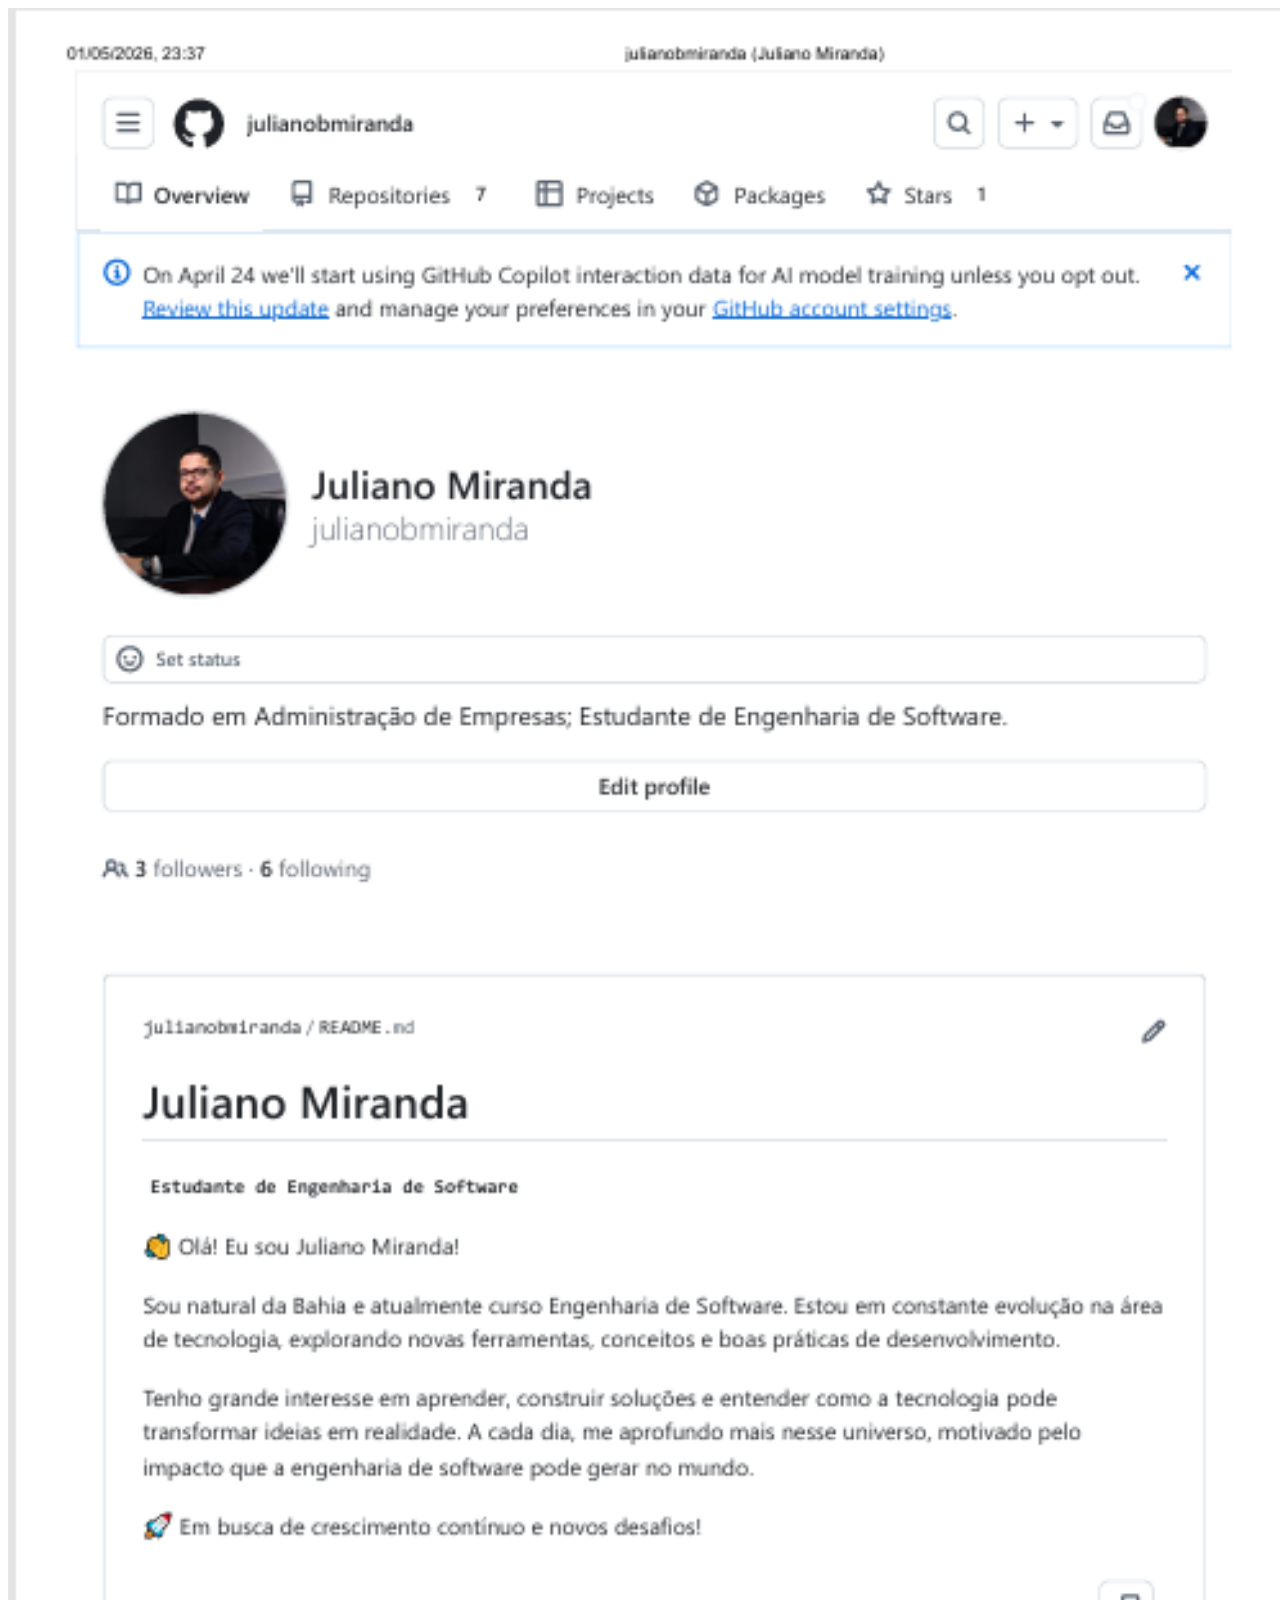
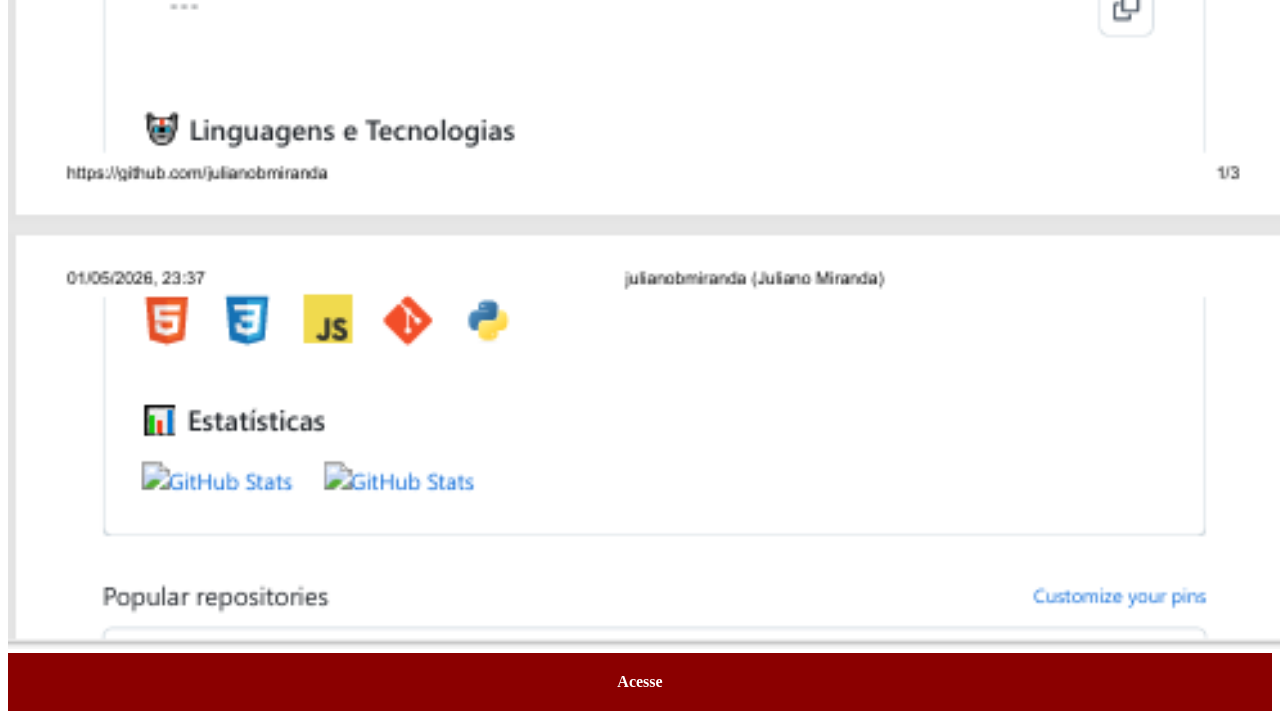
<file: github.html>
<!DOCTYPE html>
<html lang="pt-br">
<head>
    <meta charset="UTF-8">
    <meta name="viewport" content="width=device-width, initial-scale=1.0">
    <title>GitHub</title>
    <link rel="stylesheet" href="Estilos/social.css">
</head>
<body>
    <img src="Imagens-/tela-github-juliano-rev.png" alt="">
    <a href="https://github.com/julianobmiranda" target="_blank">Acesse</a>
    
</body>
</html>
</file>
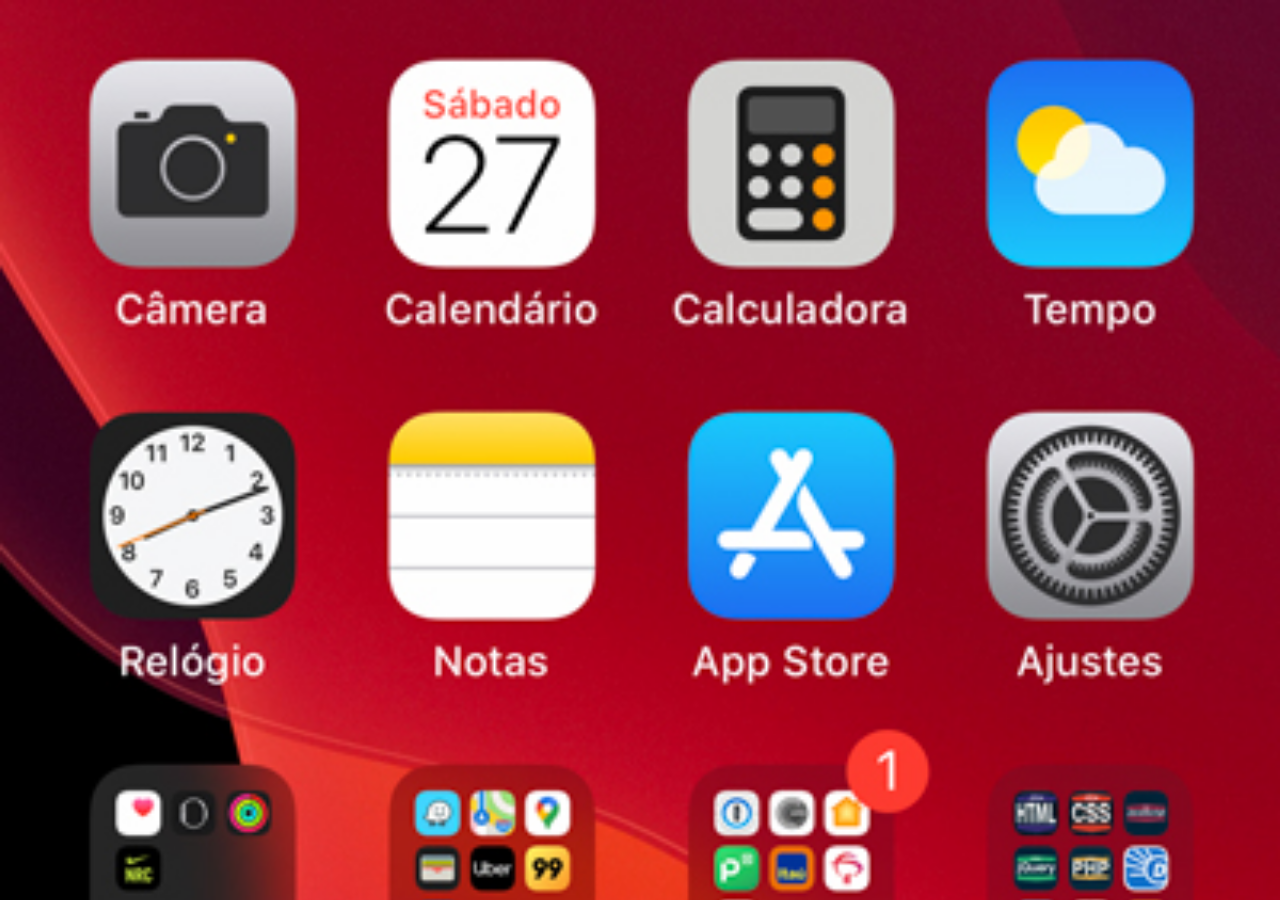
<file: home.html>
<!DOCTYPE html>
<html lang="pt-br">
<head>
    <meta charset="UTF-8">
    <meta name="viewport" content="width=device-width, initial-scale=1.0">
    <title>Home</title>
</head>
<style>
    *{
        margin: 0px;
        padding: 0px;

    }
    body{
        width: 100vw;
        height: 100vh;
        background: black url('Imagens-/tela-home.jpg');
        background-size: cover;
    }
</style>
<body>
    
</body>
</html>
</file>
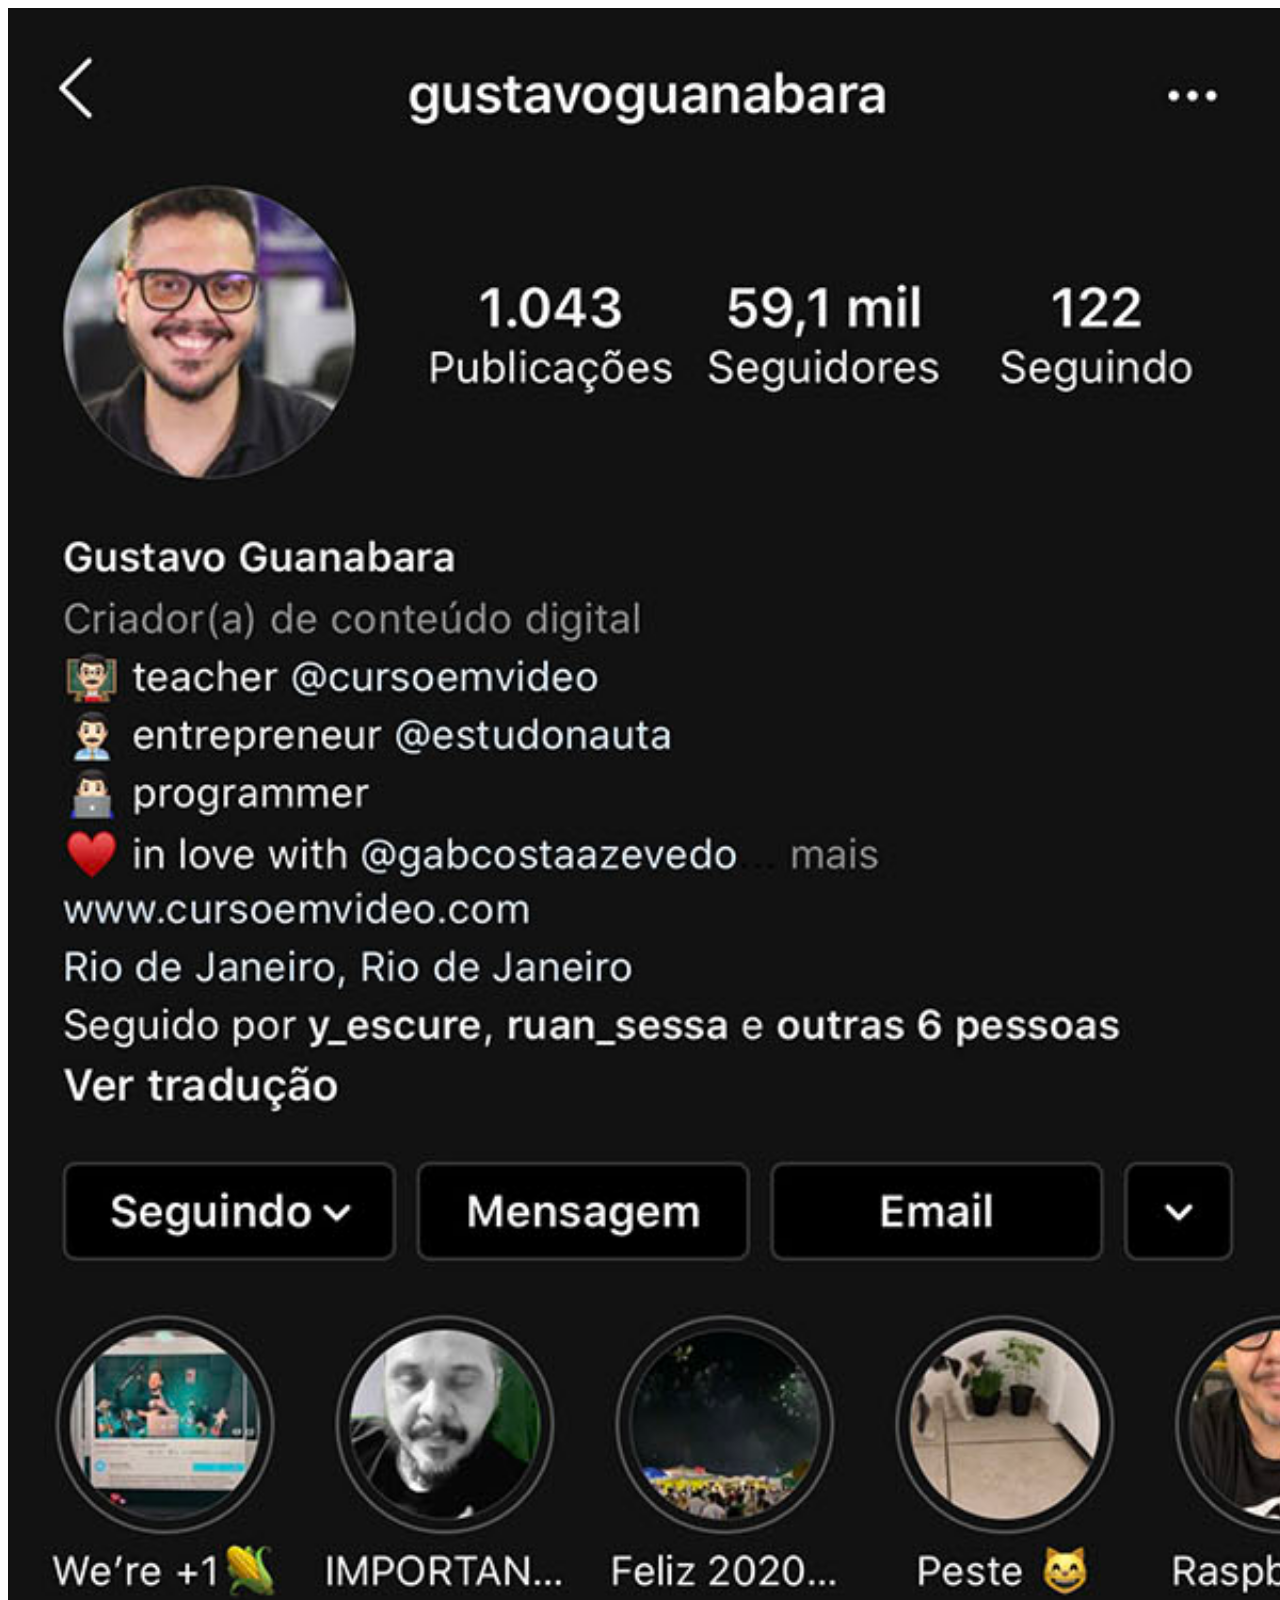
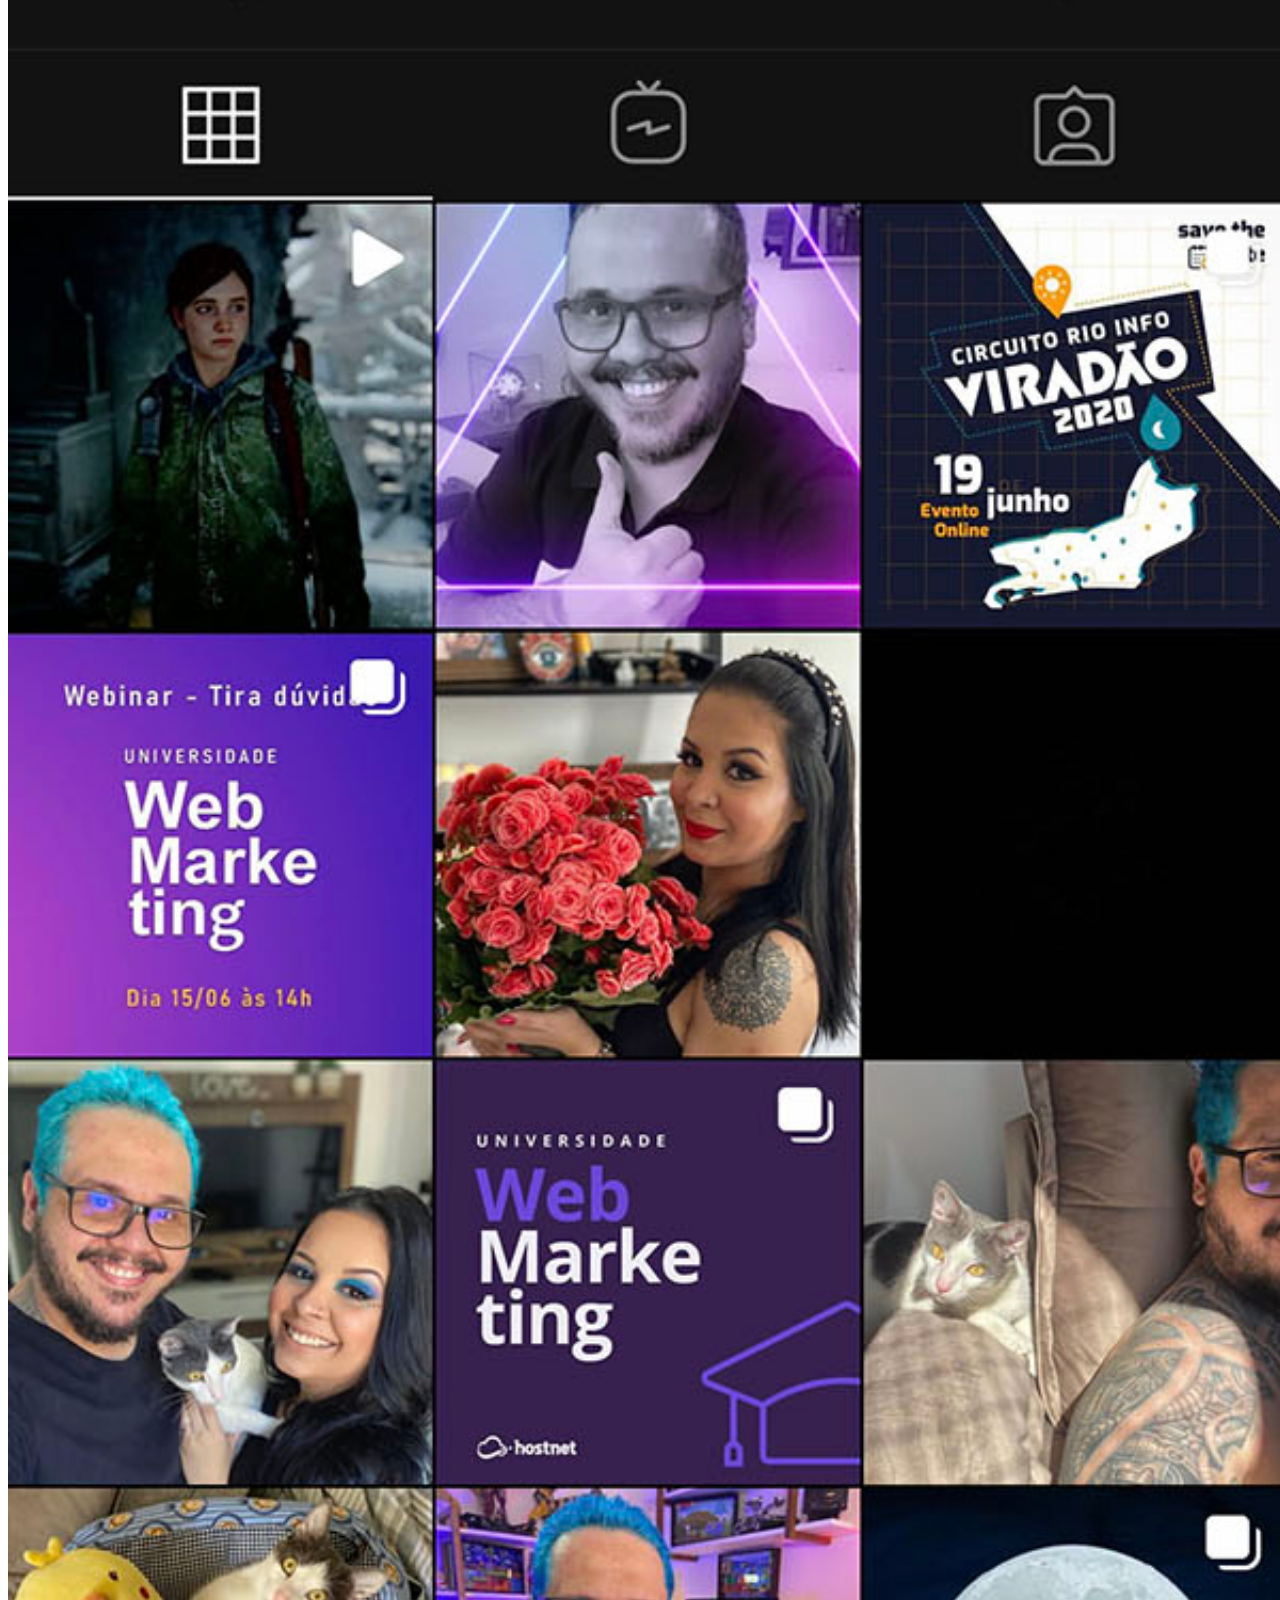
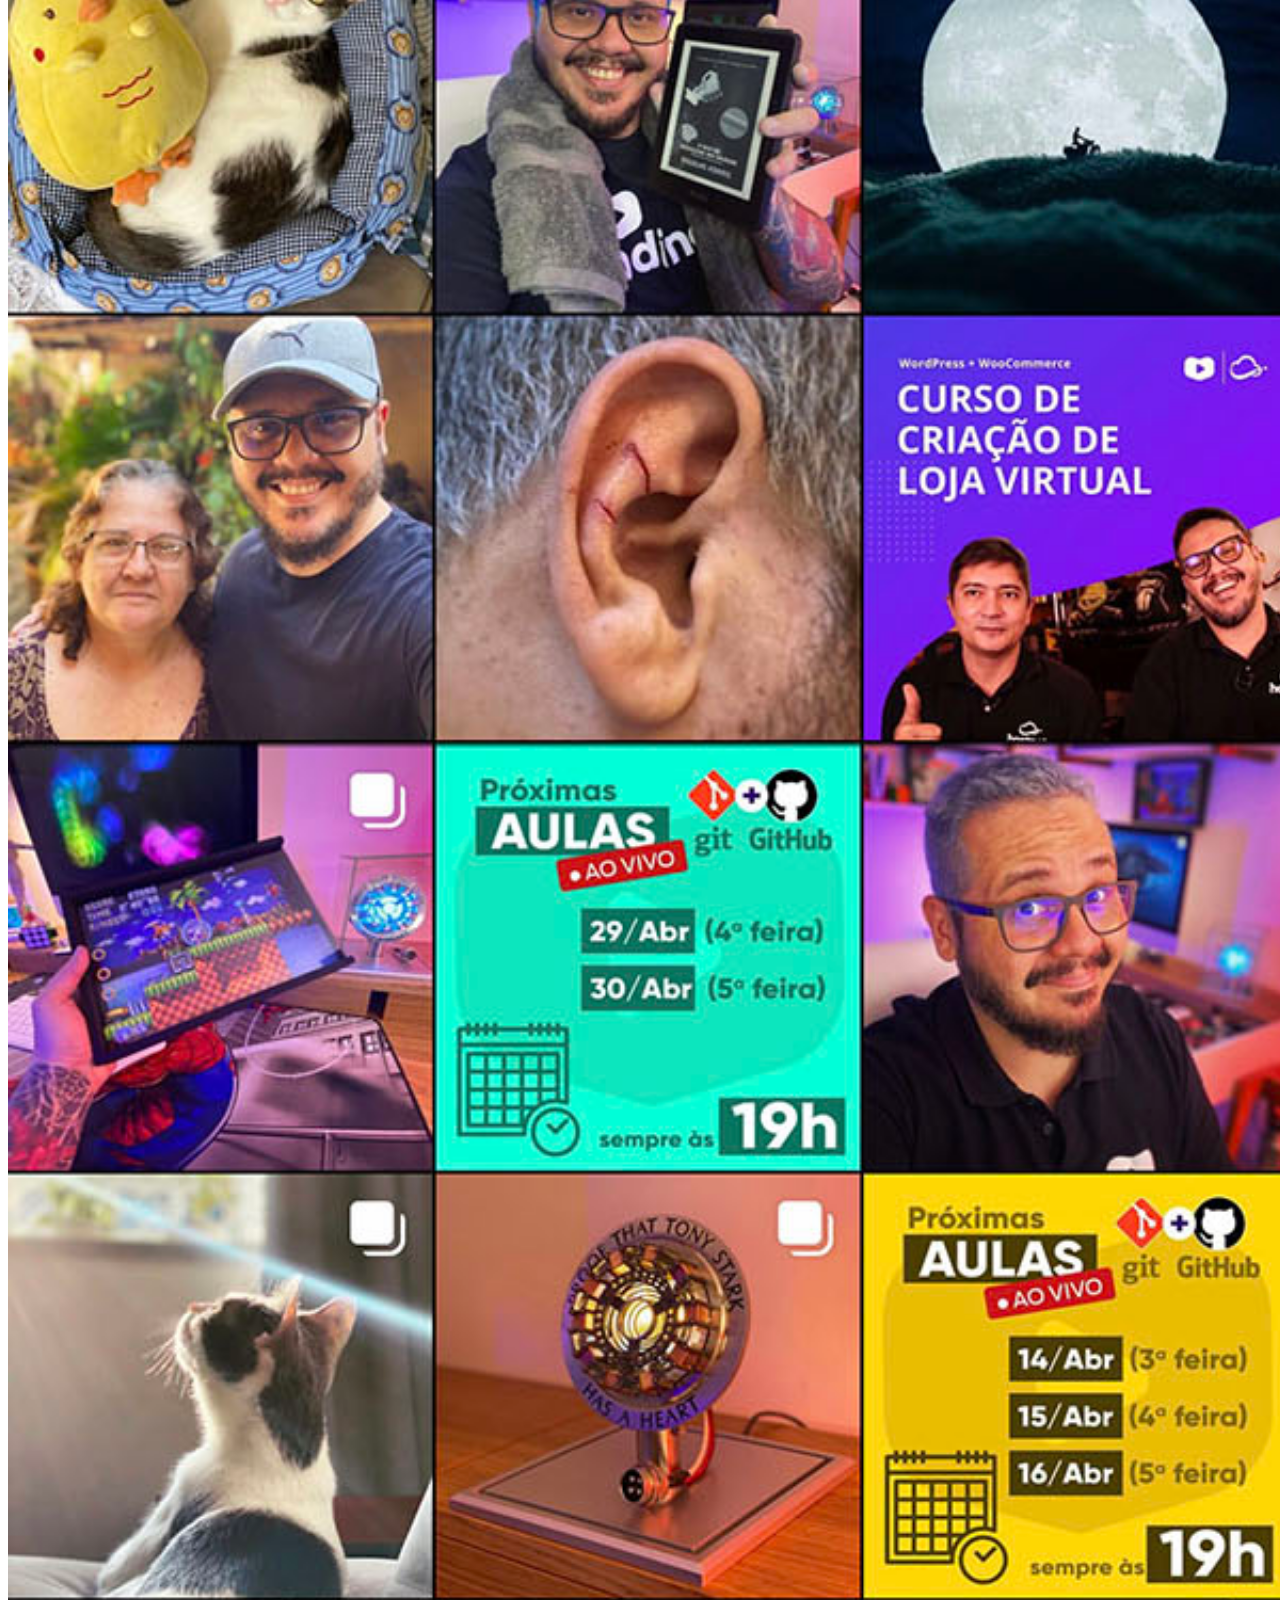
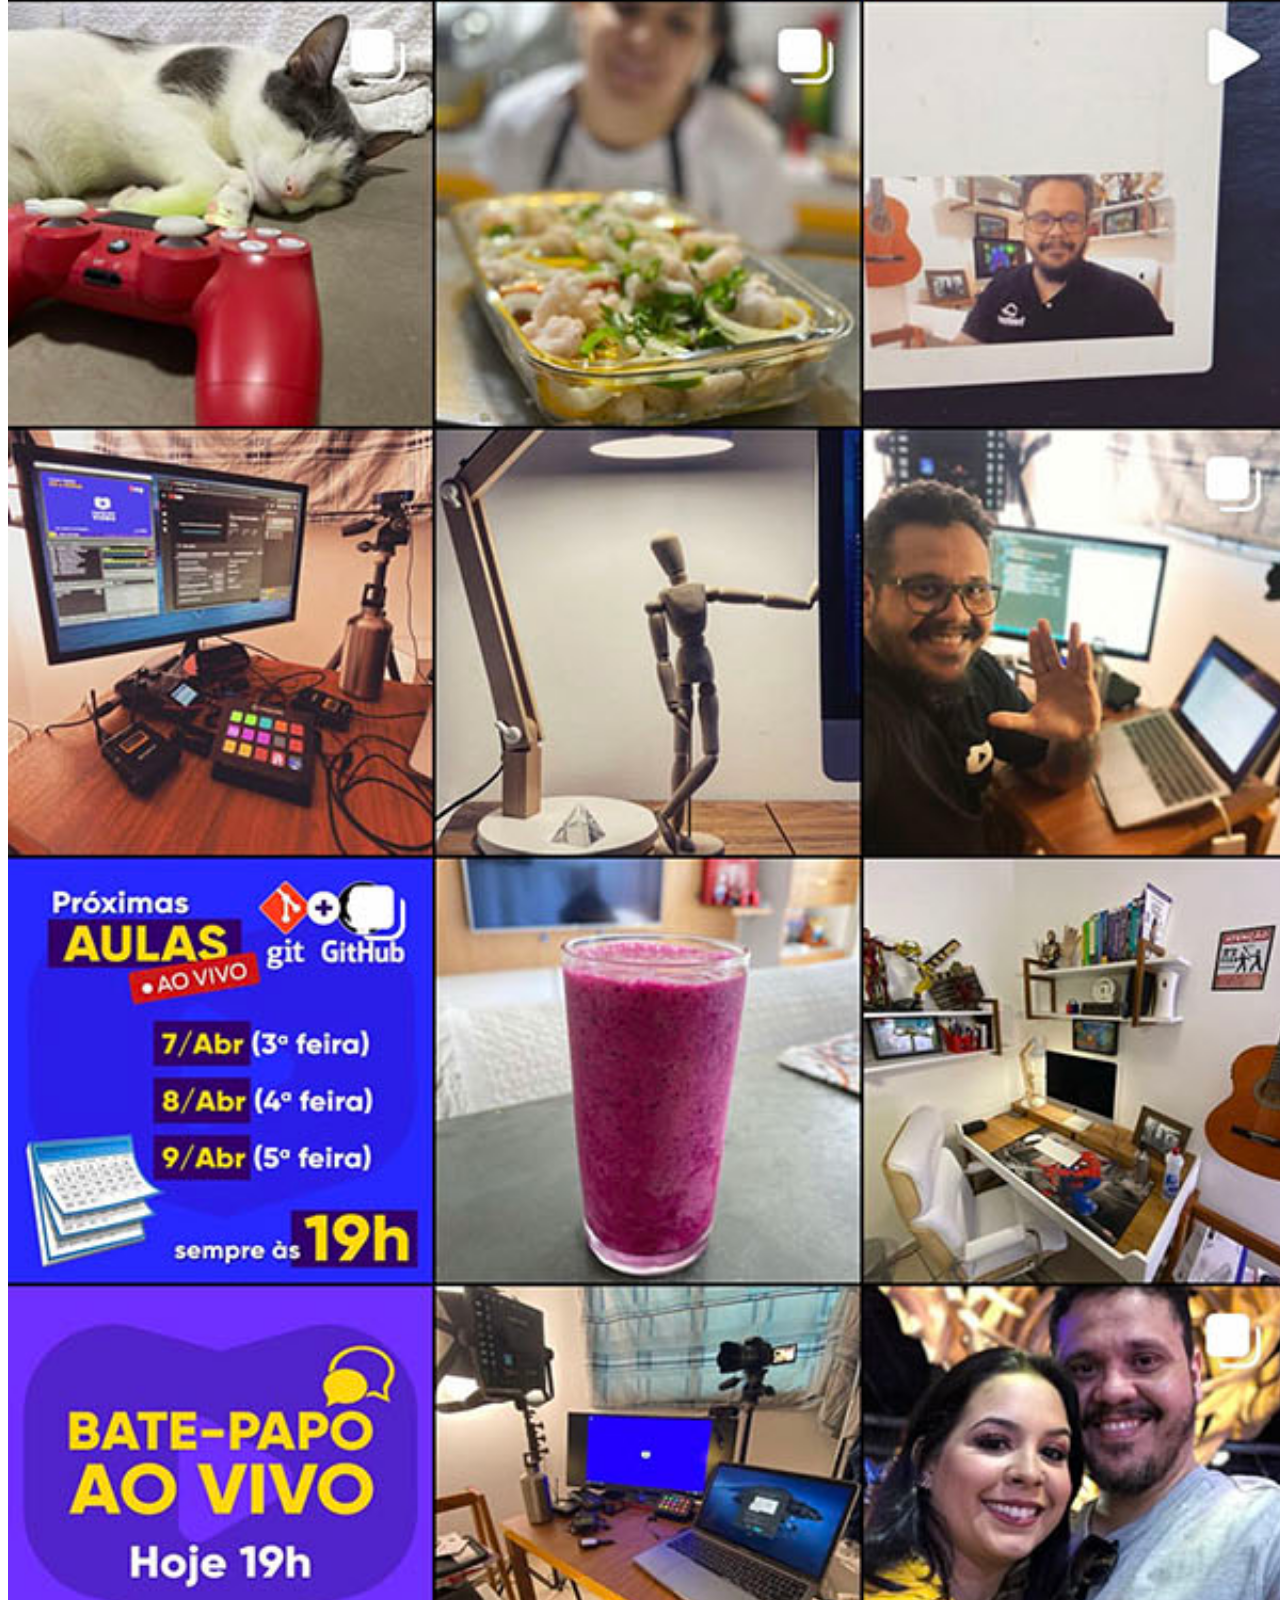
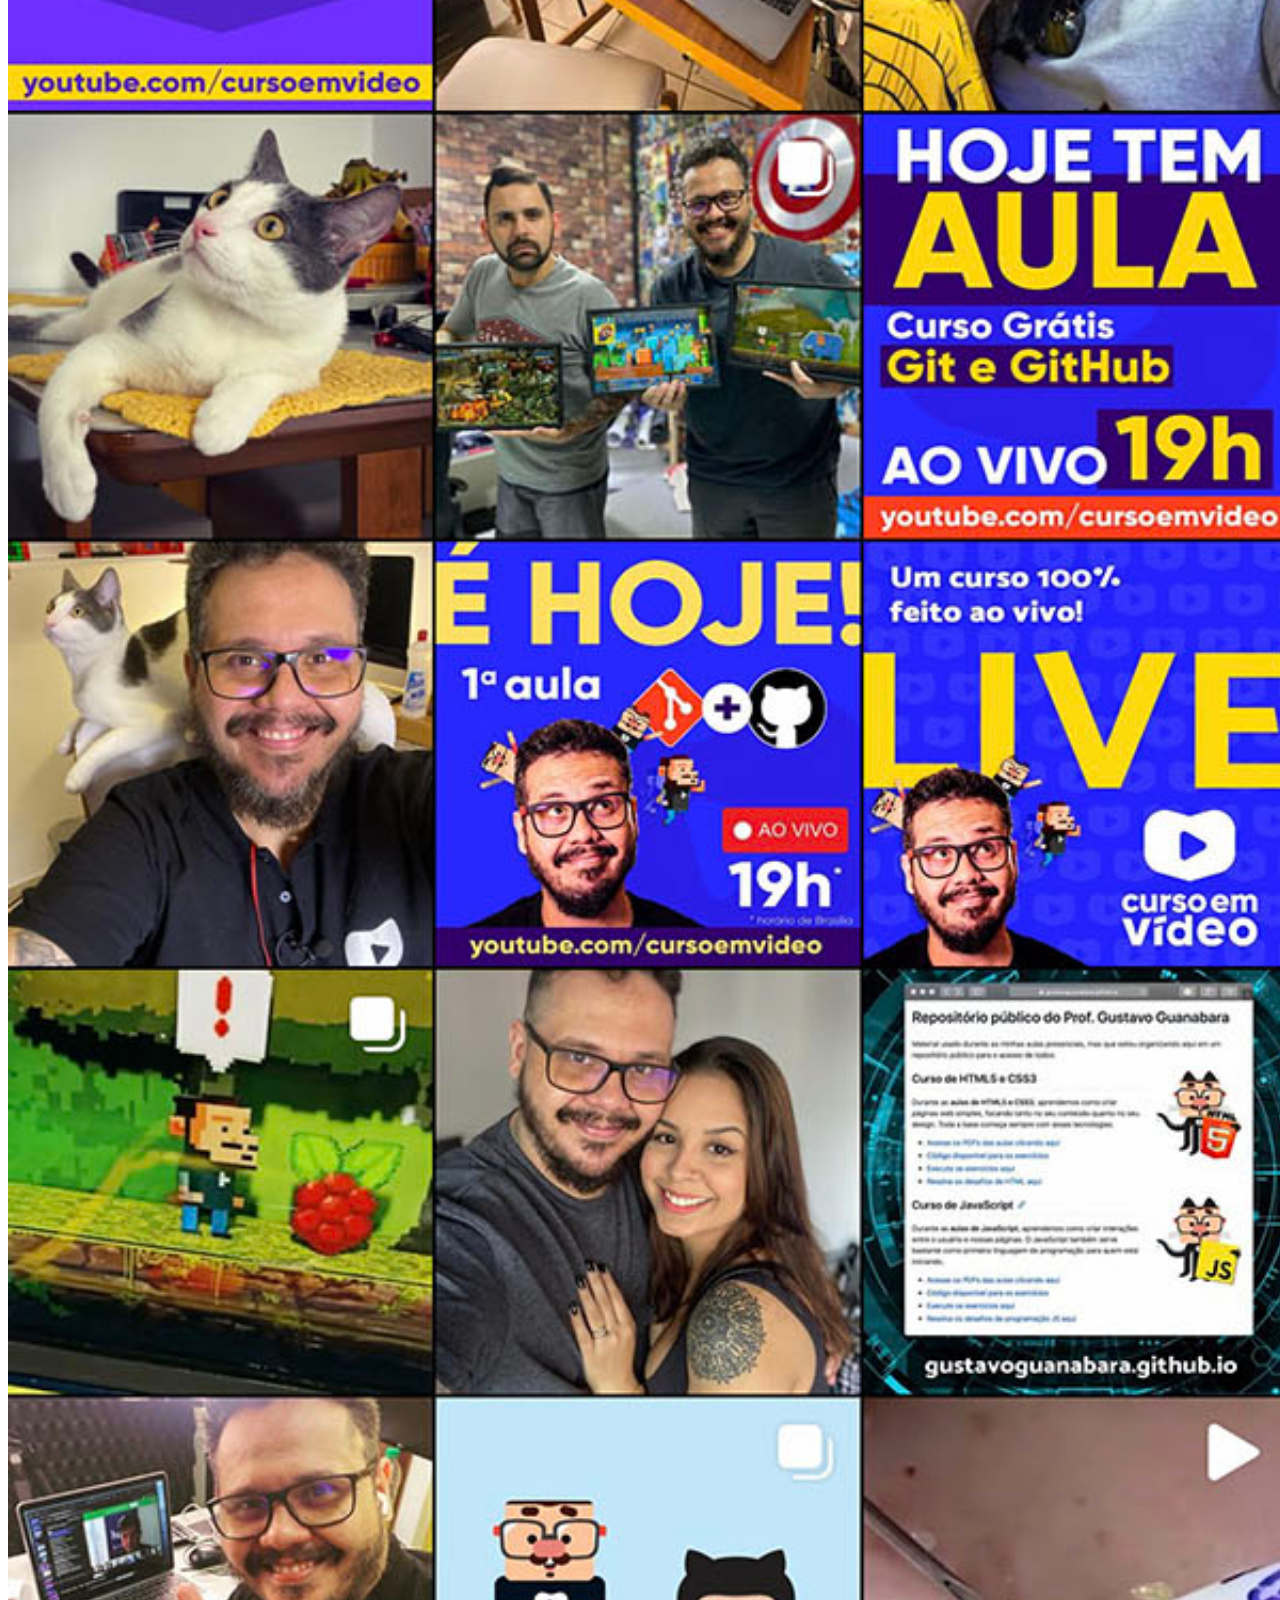
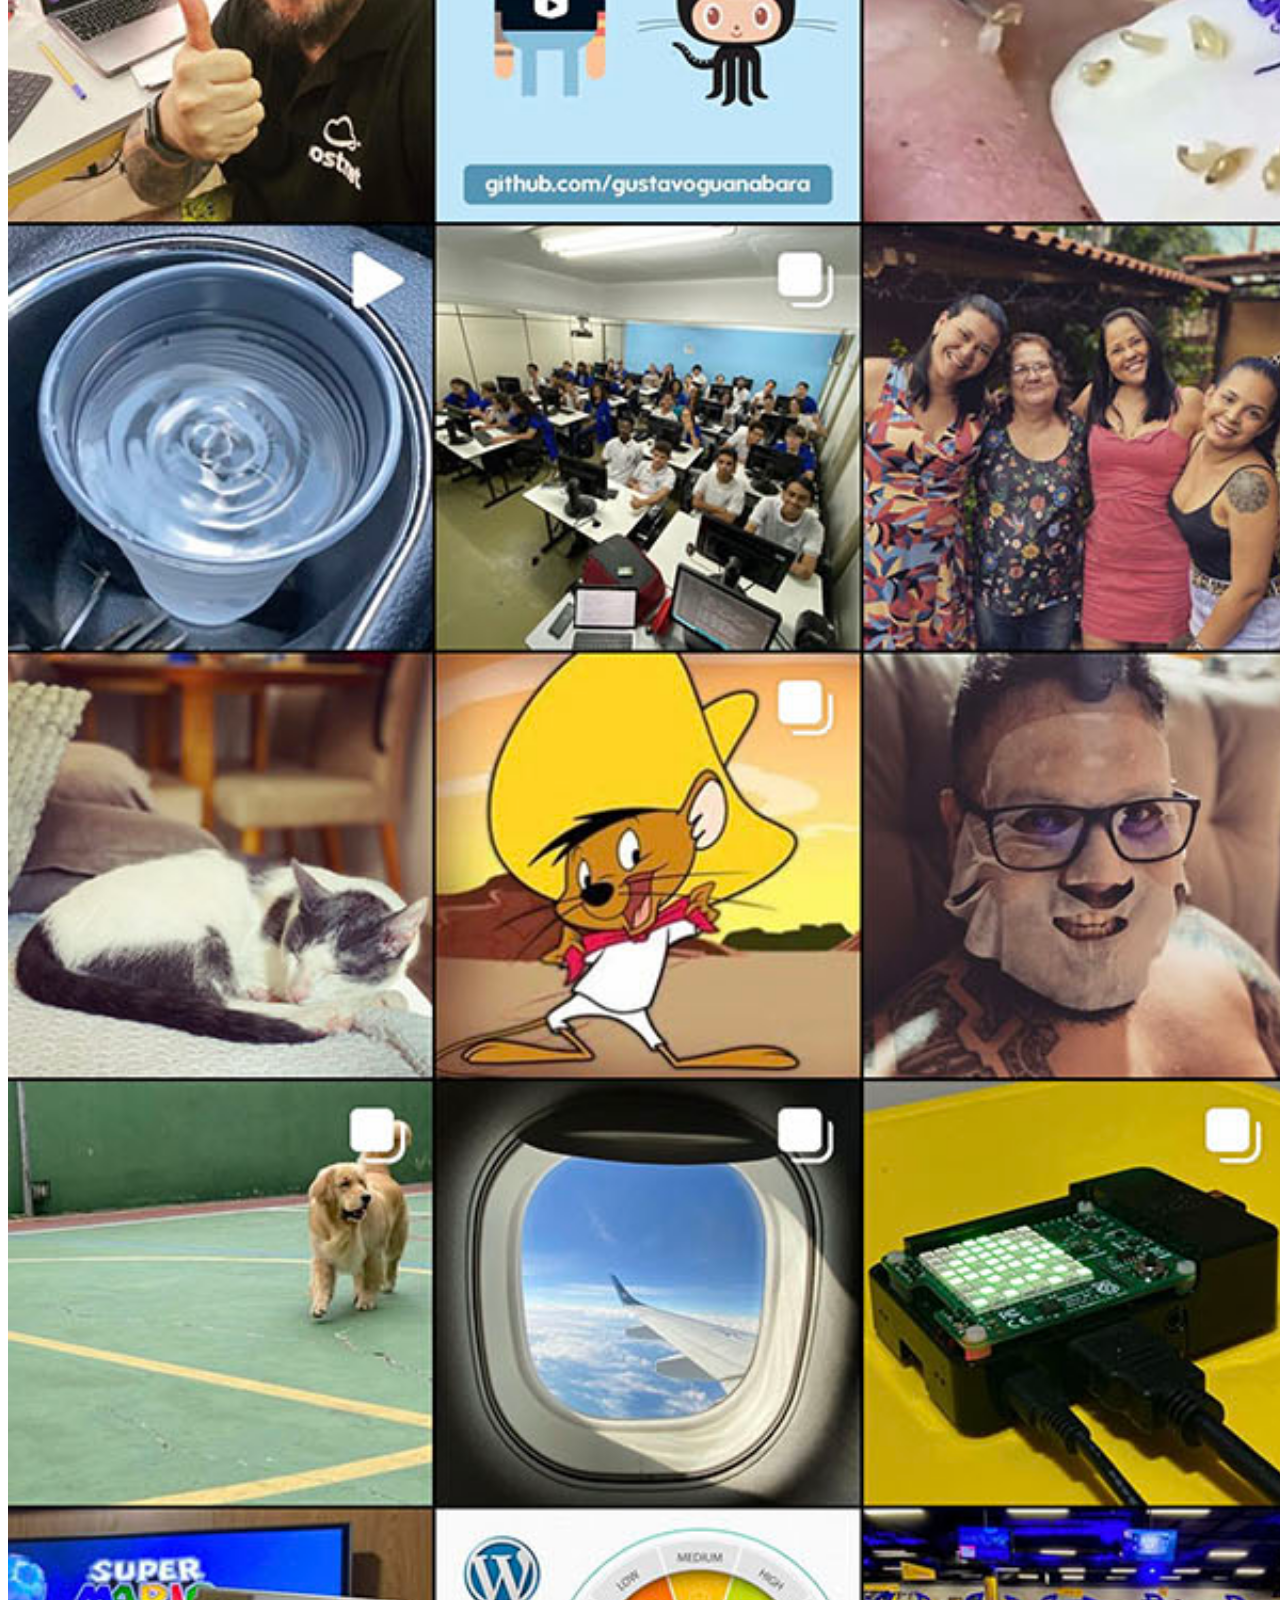
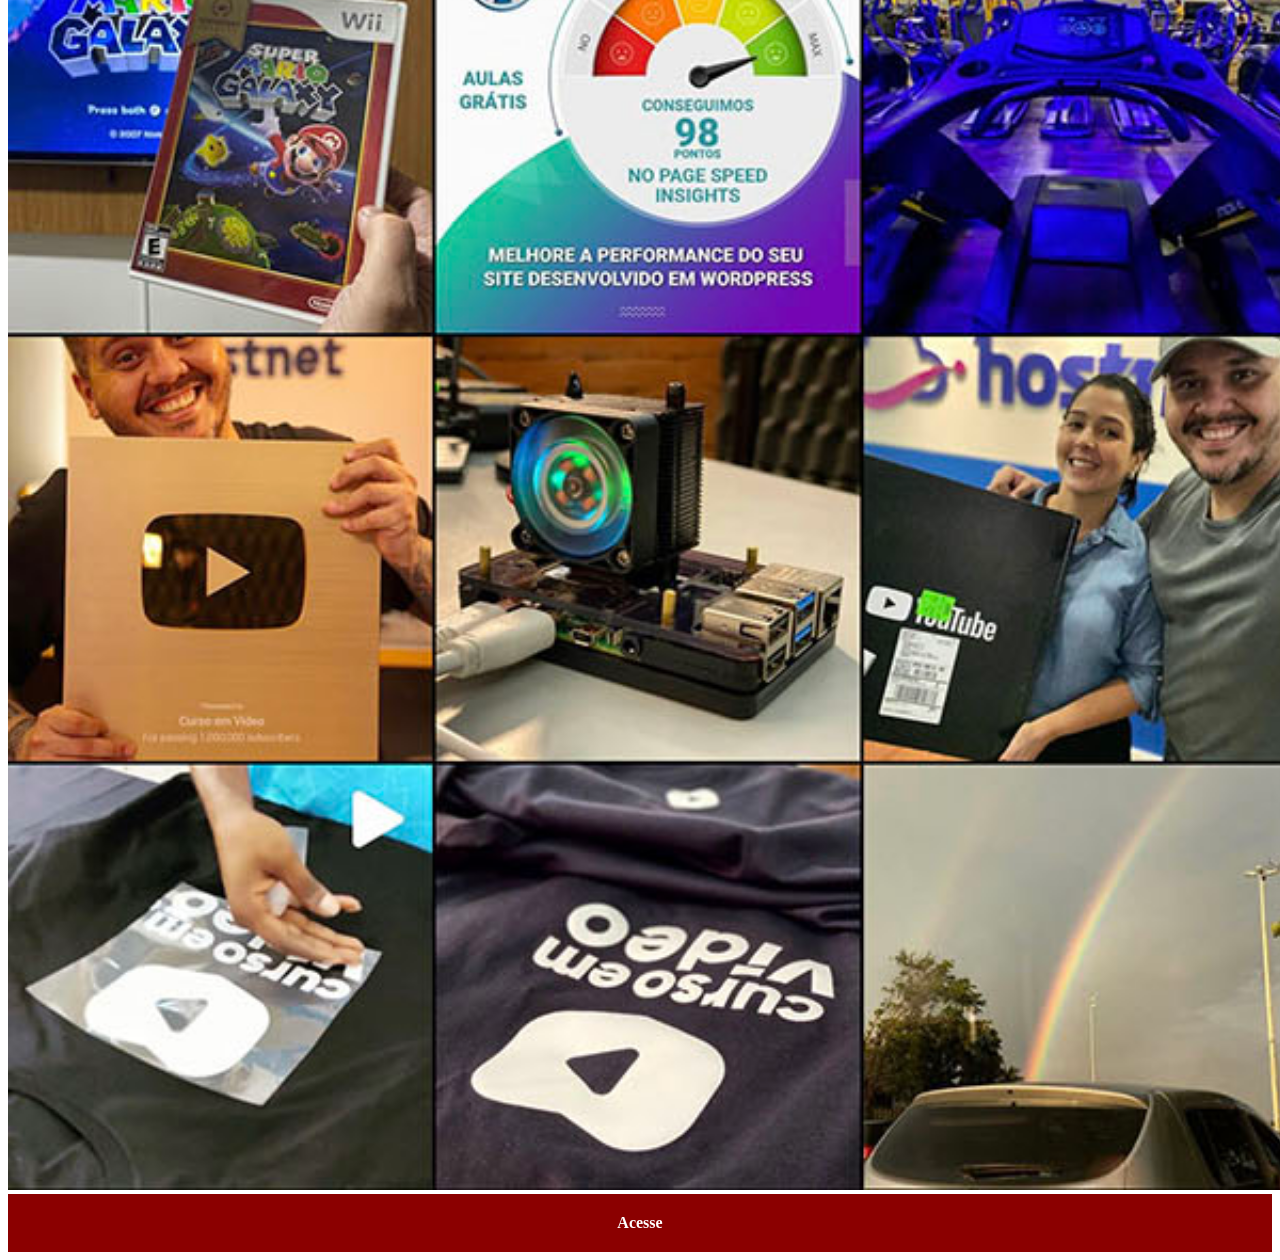
<file: instagram.html>
<!DOCTYPE html>
<html lang="pt-br">
<head>
    <meta charset="UTF-8">
    <meta name="viewport" content="width=device-width, initial-scale=1.0">
    <title>Instagram</title>
    <link rel="stylesheet" href="Estilos/social.css">
</head>
<body>
    <img src="Imagens-/tela-instagram.jpg" alt="Instagram">
    <a href="https://www.instagram.com/accounts/login/?next=%2Fgustavoguanabara%2F&source=omni_redirect" target="_blank">Acesse</a>
    
</body>
</html>
</file>
<file: Estilos/social.css>
@charset "UTF-8"

*{
            margin: 0px;
            padding: 0px;
            font-family: Arial, Helvetica, sans-serif;
        }
        ::-webkit-scrollbar{
            width: 0px;
            height: 0px;
        }
        img {
            width: 100vw;
        }

        a {
            display:block;
            background-color: darkred;
            color: white;
            padding: 20px;
            text-align: center;
            font-weight: bolder;
            text-decoration: none;
        }
        
        a:hover {
            background-color: red;
        }
</file>
